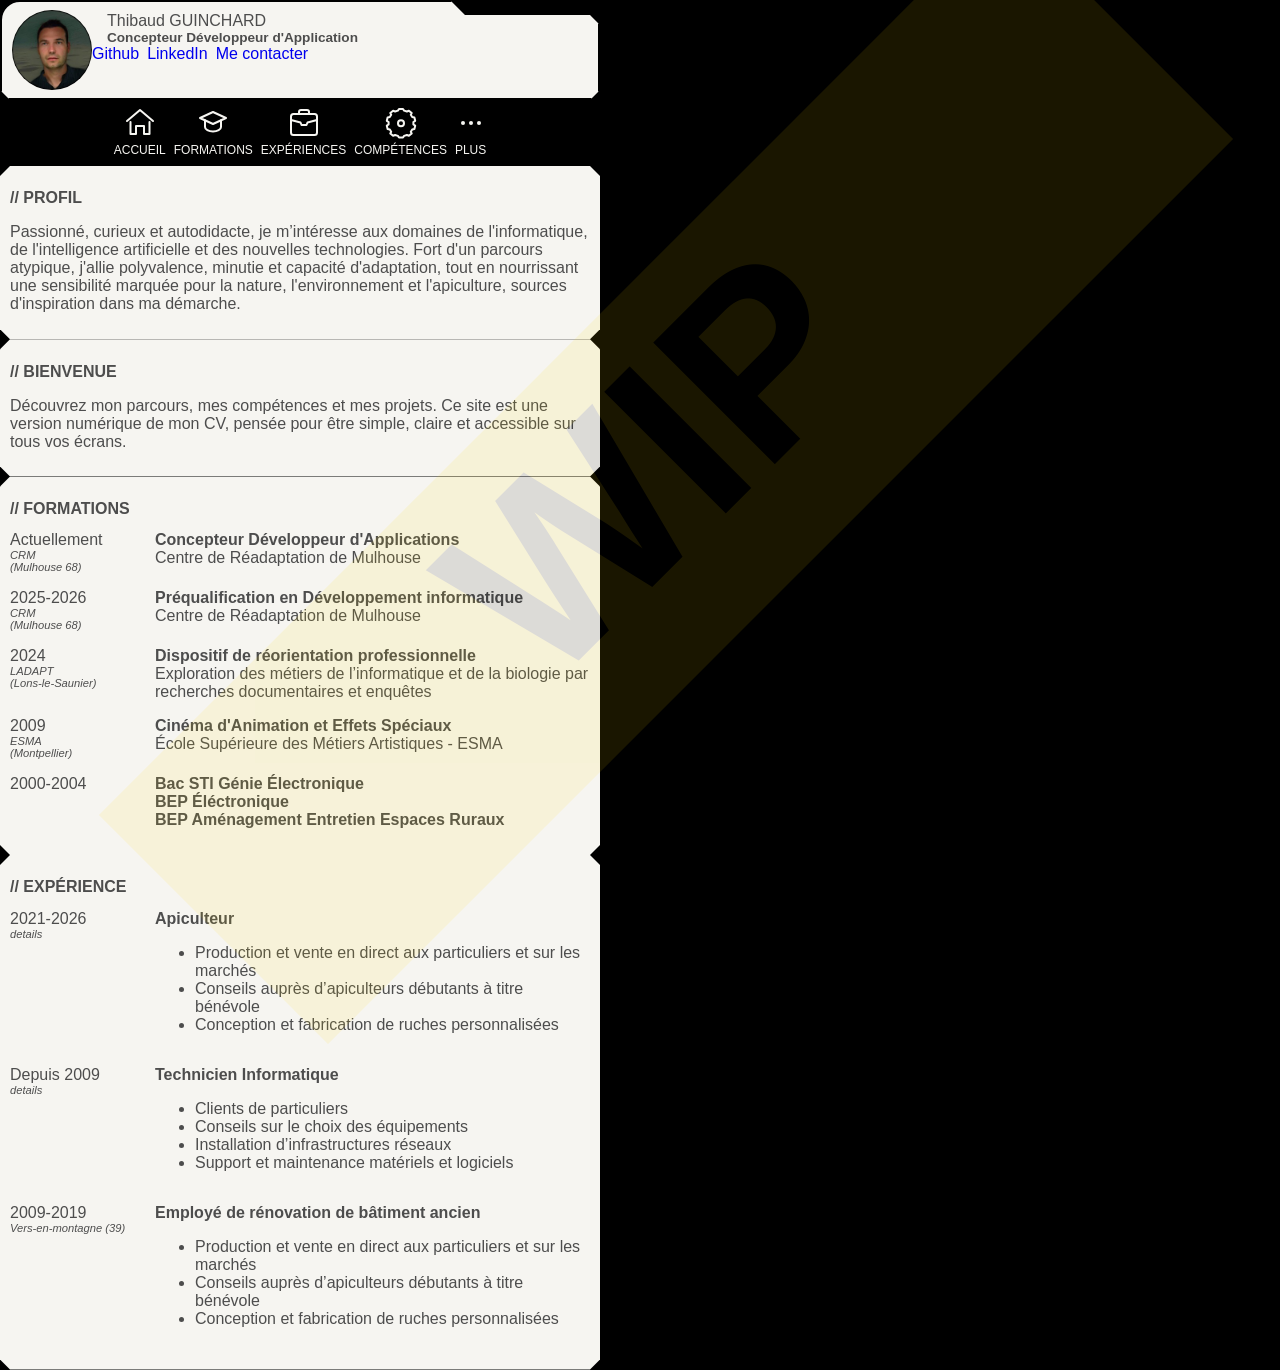
<file: docs/index.html>
<!DOCTYPE html>
<html lang="en">

<head>
    <meta charset="UTF-8">
    <meta name="viewport" content="width=device-width, initial-scale=1.0">
    <title>CV</title>
    <link rel="stylesheet" href="assets/css/z2.css">
    <link rel="shortcut icon" href="./assets/img/fi_placeholder.ico" type="image/x-icon">
    <script src="assets/js/z-index.js" defer></script>
</head>

<body>
    <header class="header box">
        <img class="pp" src="./assets/img/pp.jpg" alt="Photo de profil">
        <section class="name">
            Thibaud GUINCHARD
            <h1 class="r-job">Concepteur Développeur d'Application</h1>
        </section>
        <section class="contact reseaux">
            <ul class="contact__list">
                <li>
                    <a href="#" class="github-btn  btn">Github</a>
                </li>
                <li>
                    <a href="#" class="linkedin-btn btn">LinkedIn</a>
                </li>
                <li>
                    <a href="#"  class="contact-btn btn">Me contacter</a>
                </li>
            </ul>
        </section>
    </header>
    <nav class="nav box">
        <ul class="nav__ul">
            <li>
                <a href="#" class="menu home-btn">ACCUEIL</a>
            </li>
            <li>
                <a class="menu formations-btn" href="#">FORMATIONS</a>
            </li>
            <li>
                <a class="menu exp-btn" href="#">EXPÉRIENCES</a>
            </li>
            <li>
                <a class="menu comp-btn" href="#">COMPÉTENCES</a>
            </li>
            <li>
                <a class="menu plus-btn" href="#">PLUS</a>
            </li>
        </ul>
    </nav>
    <section class="profil box">
        <h2 class="cat-title">// PROFIL</h2>
        <p>Passionné, curieux et autodidacte, je m’intéresse aux domaines de l'informatique,
        de l'intelligence artificielle et des nouvelles technologies. Fort d'un parcours
        atypique, j'allie polyvalence, minutie et capacité d'adaptation, tout en
        nourrissant une sensibilité marquée pour la nature, l'environnement et
        l'apiculture, sources d'inspiration dans ma démarche.
        </p>
    </section>
    <main class="main">
        <section class="home box">
            <h2 class="cat-title">// BIENVENUE</h2>
            <p>Découvrez mon parcours, mes compétences
            et mes projets. Ce site est une version numérique
            de mon CV, pensée pour être simple, claire
            et accessible sur tous vos écrans.</p>
        </section>
        <section class="formations box">
                <h2 class="cat-title">// FORMATIONS</h2>
            <article class="article">
                <aside class="dates" >Actuellement</aside>
                <h3 class="job" >Concepteur Développeur d'Applications</h3>
                <aside class="plus">CRM<br>(Mulhouse 68)</aside>
                <p>Centre de Réadaptation de Mulhouse</p>
            </article>
            <article class="article">
                <aside class="dates" >2025-2026</aside>
                <h3 class="job" >Préqualification en Développement informatique</h3>
                <aside class="plus">CRM<br>(Mulhouse 68)</aside>
                <p>Centre de Réadaptation de Mulhouse</p>
            </article>
            <article class="article">
                <aside class="dates" >2024</aside>
                <h3 class="job" >Dispositif de réorientation professionnelle</h3>
                <aside class="plus">LADAPT<br>(Lons-le-Saunier)</aside>
                <P>Exploration des métiers de l’informatique et de la biologie
	            par recherches documentaires et enquêtes
                </p>
            </article>
            <article class="article">
                <aside class="dates" >2009</aside>
                <h3 class="job" >Cinéma d'Animation et Effets Spéciaux</h3>
                <aside class="plus">ESMA<br>(Montpellier)</aside>
                <P>École Supérieure des Métiers Artistiques - ESMA
                </p>
            </article>
            <article class="article">
                <aside class="dates" >2000-2004</aside>
                <h3 class="job" >
                    Bac STI Génie Électronique
                    <br>BEP Éléctronique
                    <br>BEP Aménagement Entretien Espaces Ruraux
                </h3>
            </article>
            </section>
        <section class="exp box">
            <h2 class="cat-title">// EXPÉRIENCE</h2>
            <article class="article">
                <aside class="dates" >2021-2026</aside>
                <h3 class="job" >Apiculteur</h3>
                <aside class="plus">details</aside>
                <ul class="details">
                    <li>Production et vente en direct aux particuliers et sur les marchés</li>
                    <li>Conseils auprès d’apiculteurs débutants à titre bénévole</li>
                    <li>Conception et fabrication de ruches personnalisées</li>
                </ul>
            </article>
            <article class="article">
                <aside class="dates" >Depuis 2009</aside>
                <h3 class="job" >Technicien Informatique</h3>
                <aside class="plus">details</aside>
                <ul class="details">
                    <li>Clients de particuliers</li>
                    <li>Conseils sur le choix des équipements </li>
                    <li>Installation d’infrastructures réseaux</li>
                    <li>Support et maintenance matériels et logiciels </li>
                </ul>
            </article>
            <article class="article">
                <aside class="dates" >2009-2019</aside>
                <h3 class="job" >Employé de rénovation de bâtiment ancien</h3>
                <aside class="plus">Vers-en-montagne (39)</aside>
                <ul class="details">
                    <li>Production et vente en direct aux particuliers et sur les marchés</li>
                    <li>Conseils auprès d’apiculteurs débutants à titre bénévole</li>
                    <li>Conception et fabrication de ruches personnalisées</li>
                </ul>
            </section>
        </article>
    </main>
</body>

</html>
</file>
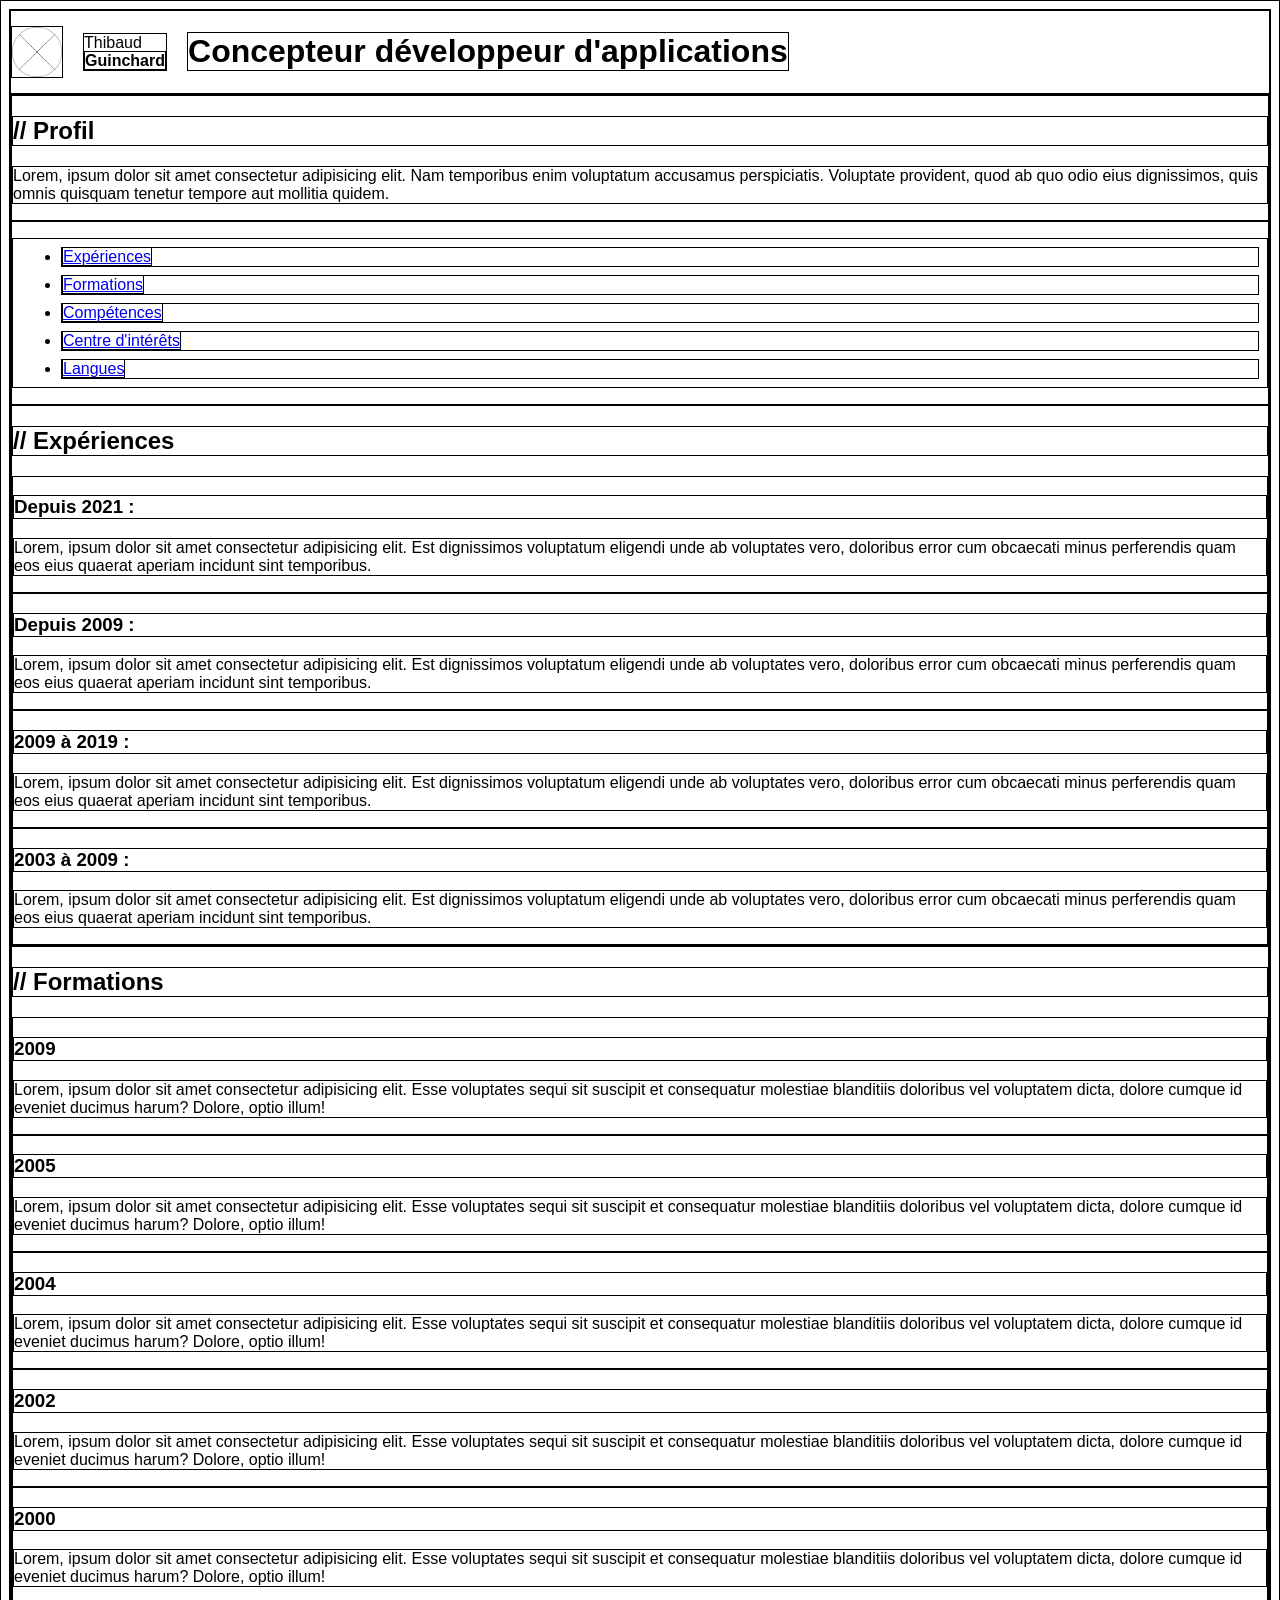
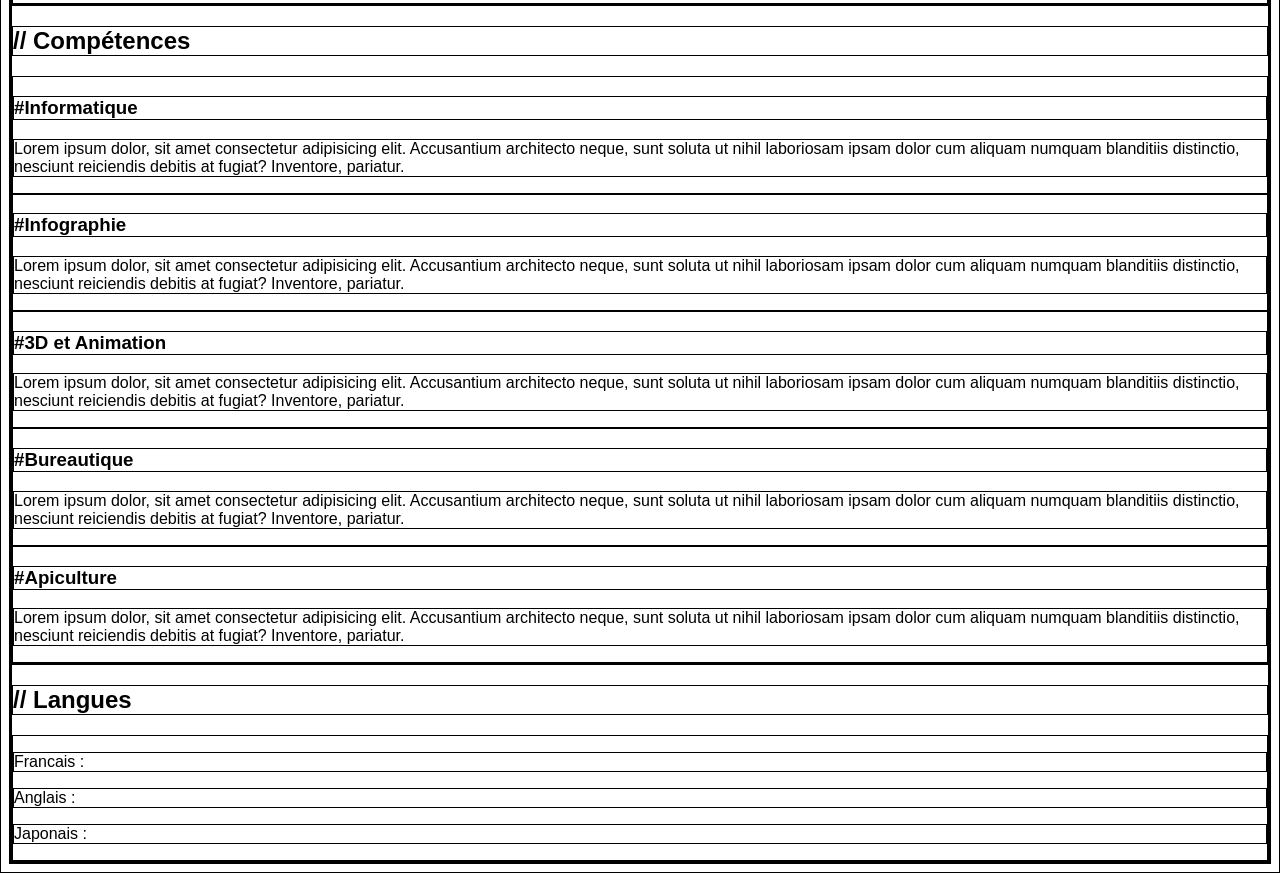
<file: docs/cv/index.html>
<!DOCTYPE html>
<html lang="fr">
<head>
    <meta charset="UTF-8">
    <meta name="viewport" content="width=device-width, initial-scale=1.0">
    <meta name="description" content="Curriculum Vitae de Thibaud Guinchard">
    <title>CV</title>
    <link rel="shortcut icon" href="assets/img/fi_placeholder.ico" type="image/x-icon">
    <link rel="stylesheet" href="assets/css/style.css">
</head>
<body>
    <header class="header">
        <h1>Concepteur développeur d'applications</h1>
        <span class="header__span">Thibaud<br><strong>Guinchard</strong></span>
        <img id="pp" src="assets/img/pf_placeholder.png" alt="Photo de profil" width="50px" height="50px">        
    </header>
    <main>
        <article>
            <h2>// Profil</h2>
            <p>Lorem, ipsum dolor sit amet consectetur adipisicing elit. Nam temporibus enim voluptatum accusamus perspiciatis. Voluptate provident, quod ab quo odio eius dignissimos, quis omnis quisquam tenetur tempore aut mollitia quidem.</p>
        </article>
        <nav>
            <ul>
                <li><a href="#">Expériences</a></li>
                <li><a href="#">Formations</a></li>
                <li><a href="#">Compétences</a></li>
                <li><a href="#">Centre d'intérêts</a></li>
                <li><a href="#">Langues</a></li>
            </ul>
        </nav>
        <section>
            <h2>// Expériences</h2>
                <article>
                    <h3>Depuis 2021 :</h3>
                    <p>Lorem, ipsum dolor sit amet consectetur adipisicing elit. Est dignissimos voluptatum eligendi unde ab voluptates vero, doloribus error cum obcaecati minus perferendis quam eos eius quaerat aperiam incidunt sint temporibus.</p>
                </article>
                <article>
                    <h3>Depuis 2009 :</h3>
                    <p>Lorem, ipsum dolor sit amet consectetur adipisicing elit. Est dignissimos voluptatum eligendi unde ab voluptates vero, doloribus error cum obcaecati minus perferendis quam eos eius quaerat aperiam incidunt sint temporibus.</p>
                </article>
                <article>
                    <h3>2009 à 2019 :</h3>
                    <p>Lorem, ipsum dolor sit amet consectetur adipisicing elit. Est dignissimos voluptatum eligendi unde ab voluptates vero, doloribus error cum obcaecati minus perferendis quam eos eius quaerat aperiam incidunt sint temporibus.</p>
                </article>
                <article>
                    <h3>2003 à 2009 :</h3>
                    <p>Lorem, ipsum dolor sit amet consectetur adipisicing elit. Est dignissimos voluptatum eligendi unde ab voluptates vero, doloribus error cum obcaecati minus perferendis quam eos eius quaerat aperiam incidunt sint temporibus.</p>
                </article>
        </section>
        <section>
            <h2>// Formations</h2>
            <article>
                <h3>2009</h3>
                <p>Lorem, ipsum dolor sit amet consectetur adipisicing elit. Esse voluptates sequi sit suscipit et consequatur molestiae blanditiis doloribus vel voluptatem dicta, dolore cumque id eveniet ducimus harum? Dolore, optio illum!</p>
            </article>
            <article>
                <h3>2005</h3>
                <p>Lorem, ipsum dolor sit amet consectetur adipisicing elit. Esse voluptates sequi sit suscipit et consequatur molestiae blanditiis doloribus vel voluptatem dicta, dolore cumque id eveniet ducimus harum? Dolore, optio illum!</p>
            </article>
            <article>
                <h3>2004</h3>
                <p>Lorem, ipsum dolor sit amet consectetur adipisicing elit. Esse voluptates sequi sit suscipit et consequatur molestiae blanditiis doloribus vel voluptatem dicta, dolore cumque id eveniet ducimus harum? Dolore, optio illum!</p>
            </article>
            <article>
                <h3>2002</h3>
                <p>Lorem, ipsum dolor sit amet consectetur adipisicing elit. Esse voluptates sequi sit suscipit et consequatur molestiae blanditiis doloribus vel voluptatem dicta, dolore cumque id eveniet ducimus harum? Dolore, optio illum!</p>
            </article>
            <article>
                <h3>2000</h3>
                <p>Lorem, ipsum dolor sit amet consectetur adipisicing elit. Esse voluptates sequi sit suscipit et consequatur molestiae blanditiis doloribus vel voluptatem dicta, dolore cumque id eveniet ducimus harum? Dolore, optio illum!</p>
            </article>
        </section>
        <section>
            <h2>// Compétences</h2>
            <article>
                <h3>#Informatique</h3>
                <p>Lorem ipsum dolor, sit amet consectetur adipisicing elit. Accusantium architecto neque, sunt soluta ut nihil laboriosam ipsam dolor cum aliquam numquam blanditiis distinctio, nesciunt reiciendis debitis at fugiat? Inventore, pariatur.</p>
            </article>
            <article>
                <h3>#Infographie</h3>
                <p>Lorem ipsum dolor, sit amet consectetur adipisicing elit. Accusantium architecto neque, sunt soluta ut nihil laboriosam ipsam dolor cum aliquam numquam blanditiis distinctio, nesciunt reiciendis debitis at fugiat? Inventore, pariatur.</p>
            </article>
            <article>
                <h3>#3D et Animation</h3>
                <p>Lorem ipsum dolor, sit amet consectetur adipisicing elit. Accusantium architecto neque, sunt soluta ut nihil laboriosam ipsam dolor cum aliquam numquam blanditiis distinctio, nesciunt reiciendis debitis at fugiat? Inventore, pariatur.</p>
            </article>
            <article>
                <h3>#Bureautique</h3>
                <p>Lorem ipsum dolor, sit amet consectetur adipisicing elit. Accusantium architecto neque, sunt soluta ut nihil laboriosam ipsam dolor cum aliquam numquam blanditiis distinctio, nesciunt reiciendis debitis at fugiat? Inventore, pariatur.</p>
            </article>
            <article>
                <h3>#Apiculture</h3>
                <p>Lorem ipsum dolor, sit amet consectetur adipisicing elit. Accusantium architecto neque, sunt soluta ut nihil laboriosam ipsam dolor cum aliquam numquam blanditiis distinctio, nesciunt reiciendis debitis at fugiat? Inventore, pariatur.</p>
            </article>
        </section>
        <section>
            <h2>// Langues</h2>
            <article>
                <p>Francais :</p>
                <p>Anglais :</p>
                <p>Japonais :</p> 
            </article>
        </section>
    </main>
</body>
</html>
</file>
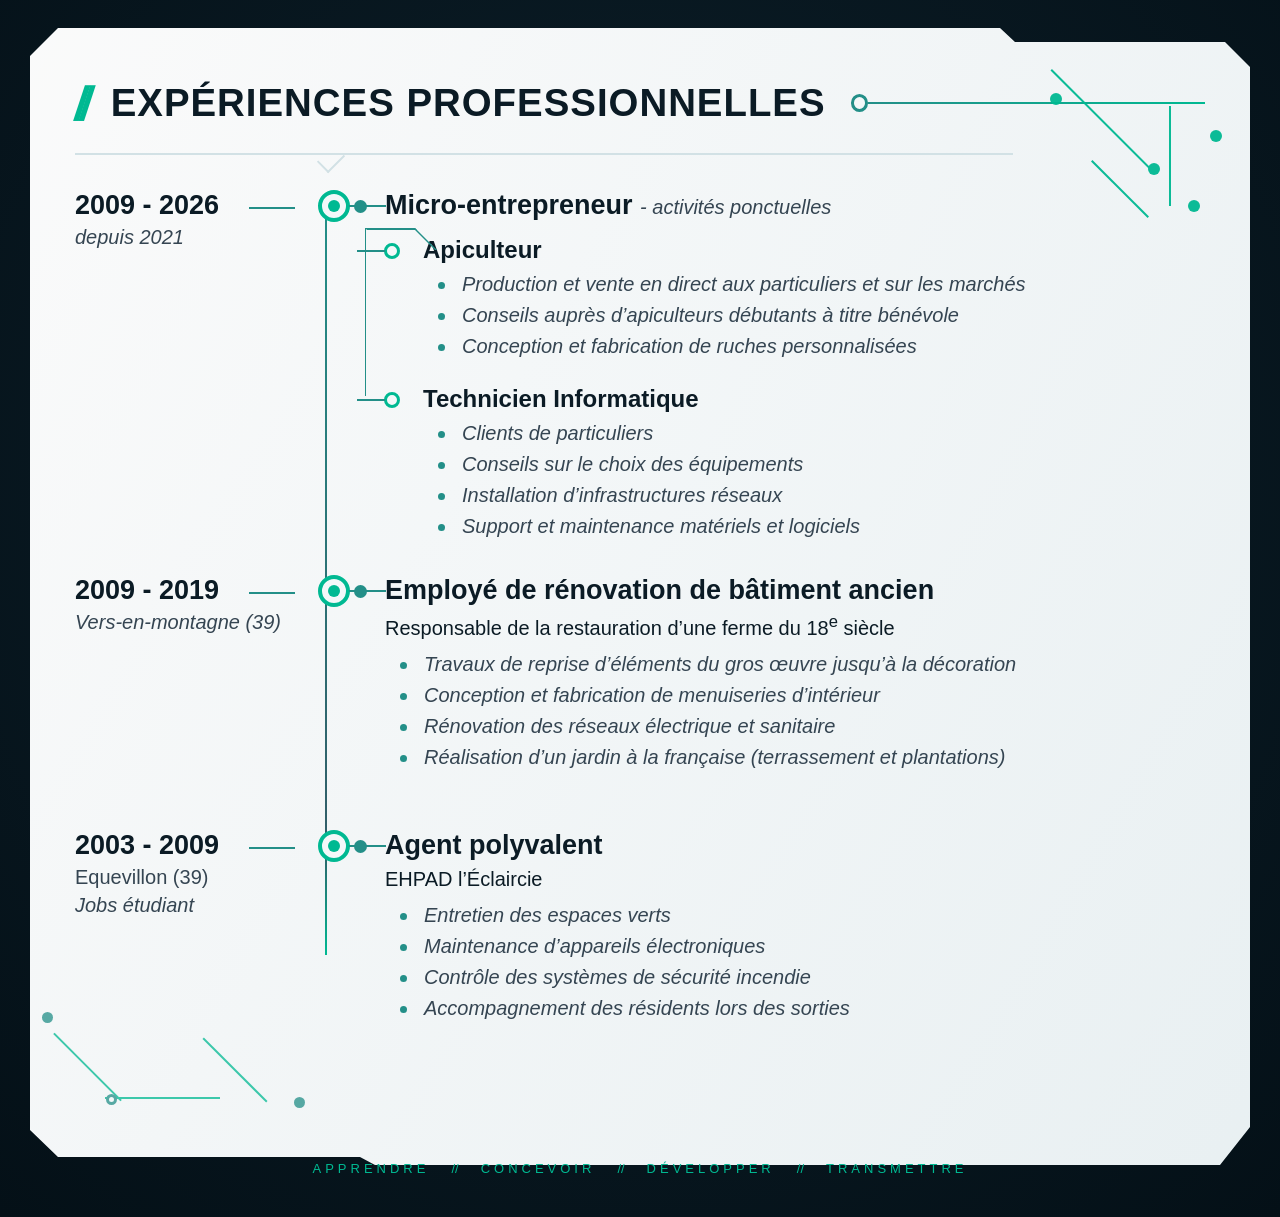
<file: docs/exp.html>
<!DOCTYPE html>
<html lang="fr">
<head>
    <meta charset="UTF-8">
    <meta name="viewport" content="width=device-width, initial-scale=1.0">
    <title>Expériences professionnelles</title>
    <link rel="stylesheet" href="./assets/css/exp.css">
</head>

<body>

<main class="cv-panel">

    <!-- Décor circuits supérieur -->
    <div class="circuit circuit-top" aria-hidden="true">
        <span class="c-line c1"></span>
        <span class="c-line c2"></span>
        <span class="c-line c3"></span>
        <span class="c-dot d1"></span>
        <span class="c-dot d2"></span>
        <span class="c-dot d3"></span>
        <span class="c-dot d4"></span>
    </div>

    <header class="section-header">
        <span class="slashes">//</span>

        <h1>Expériences professionnelles</h1>

        <div class="header-tech" aria-hidden="true">
            <span class="header-node"></span>
            <span class="header-line"></span>
        </div>
    </header>

    <div class="header-separator"></div>

    <section class="timeline">

        <!-- 2009 - 2026 -->
        <article class="experience">

            <div class="date">
                <strong>2009 - 2026</strong>
                <em>depuis 2021</em>
            </div>

            <div class="timeline-marker">
                <span class="marker-ring"></span>
            </div>

            <div class="content">

                <div class="job-heading">
                    <span class="heading-dot"></span>
                    <h2>
                        Micro-entrepreneur
                        <small>- activités ponctuelles</small>
                    </h2>
                </div>

                <div class="subjobs">

                    <section class="subjob">
                        <span class="subjob-node"></span>

                        <h3>Apiculteur</h3>

                        <ul>
                            <li>Production et vente en direct aux particuliers et sur les marchés</li>
                            <li>Conseils auprès d’apiculteurs débutants à titre bénévole</li>
                            <li>Conception et fabrication de ruches personnalisées</li>
                        </ul>
                    </section>

                    <section class="subjob">
                        <span class="subjob-node"></span>

                        <h3>Technicien Informatique</h3>

                        <ul>
                            <li>Clients de particuliers</li>
                            <li>Conseils sur le choix des équipements</li>
                            <li>Installation d’infrastructures réseaux</li>
                            <li>Support et maintenance matériels et logiciels</li>
                        </ul>
                    </section>

                </div>

            </div>
        </article>


        <!-- 2009 - 2019 -->
        <article class="experience">

            <div class="date">
                <strong>2009 - 2019</strong>
                <em>Vers-en-montagne (39)</em>
            </div>

            <div class="timeline-marker">
                <span class="marker-ring"></span>
            </div>

            <div class="content">

                <div class="job-heading">
                    <span class="heading-dot"></span>
                    <h2>Employé de rénovation de bâtiment ancien</h2>
                </div>

                <p class="description">
                    Responsable de la restauration d’une ferme du 18<sup>e</sup> siècle
                </p>

                <ul>
                    <li>Travaux de reprise d’éléments du gros œuvre jusqu’à la décoration</li>
                    <li>Conception et fabrication de menuiseries d’intérieur</li>
                    <li>Rénovation des réseaux électrique et sanitaire</li>
                    <li>Réalisation d’un jardin à la française (terrassement et plantations)</li>
                </ul>

            </div>
        </article>


        <!-- 2003 - 2009 -->
        <article class="experience">

            <div class="date">
                <strong>2003 - 2009</strong>
                <span>Equevillon (39)</span>
                <em>Jobs étudiant</em>
            </div>

            <div class="timeline-marker">
                <span class="marker-ring"></span>
            </div>

            <div class="content">

                <div class="job-heading">
                    <span class="heading-dot"></span>
                    <h2>Agent polyvalent</h2>
                </div>

                <p class="description">EHPAD l’Éclaircie</p>

                <ul>
                    <li>Entretien des espaces verts</li>
                    <li>Maintenance d’appareils électroniques</li>
                    <li>Contrôle des systèmes de sécurité incendie</li>
                    <li>Accompagnement des résidents lors des sorties</li>
                </ul>

            </div>
        </article>

    </section>


    <!-- Décor inférieur -->
    <div class="circuit circuit-bottom" aria-hidden="true">
        <span class="bottom-line b1"></span>
        <span class="bottom-line b2"></span>
        <span class="bottom-line b3"></span>
        <span class="bottom-dot bd1"></span>
        <span class="bottom-dot bd2"></span>
        <span class="bottom-dot bd3"></span>
    </div>

</main>


<footer class="cv-footer">
    <span>Apprendre</span>
    <b>//</b>
    <span>Concevoir</span>
    <b>//</b>
    <span>Développer</span>
    <b>//</b>
    <span>Transmettre</span>
</footer>

</body>
</html>
</file>
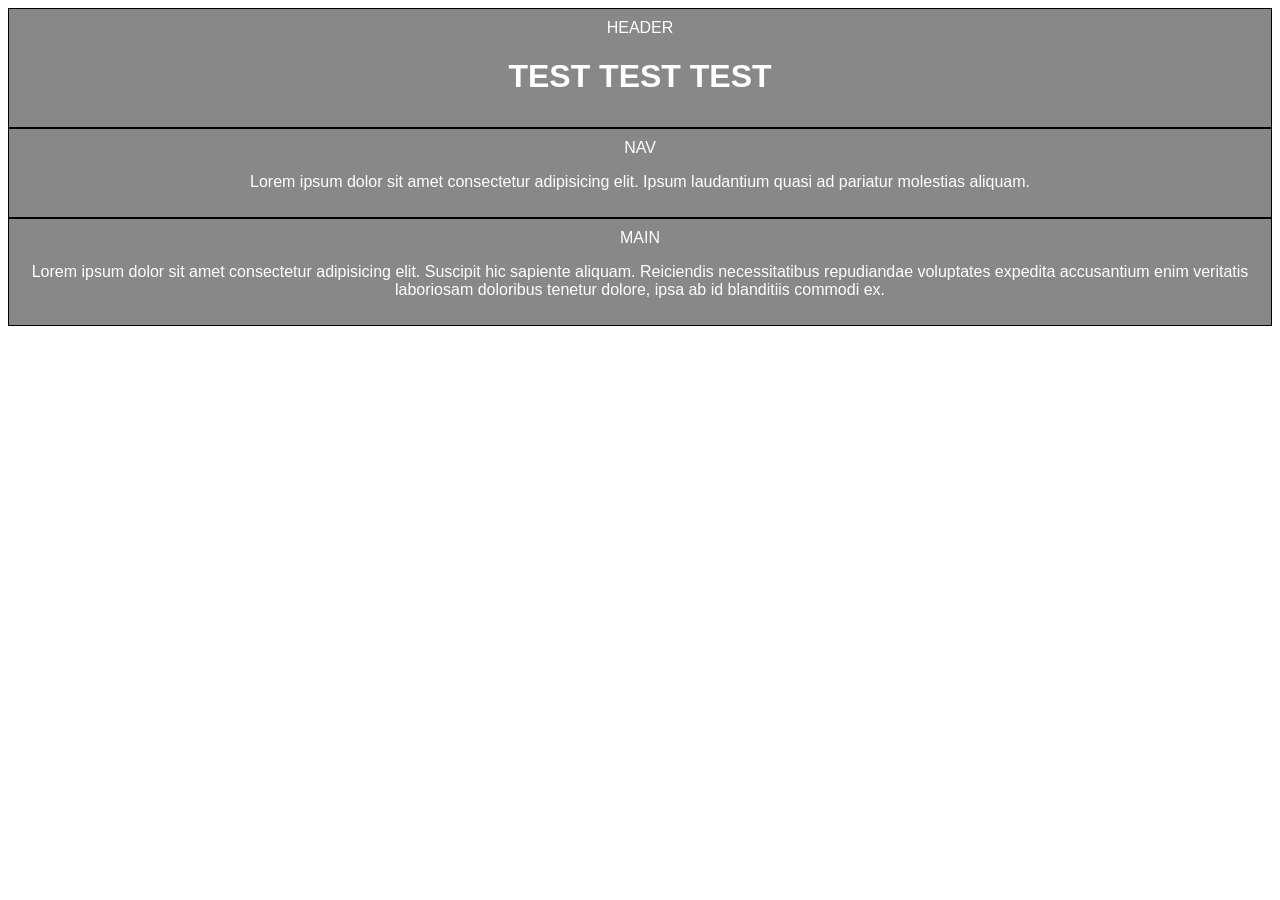
<file: docs/index3.html>
<!DOCTYPE html>
<html lang="en">
<head>
    <meta charset="UTF-8">
    <meta name="viewport" content="width=device-width, initial-scale=1.0">
    <title>CV</title>
    <link rel="stylesheet" href="assets/css/ph.css">
    <link rel="shortcut icon" href="./assets/img/fi_placeholder.ico" type="image/x-icon">
    <script src="assets/js/script.js" defer></script>
</head>
<body>
    <header class="header box">
        HEADER
        <h1>TEST TEST TEST</h1>
    </header>
        <nav class="nav box">
            <div class="nav-content">
                <div class="nav-inner">
                NAV
                <p>Lorem ipsum dolor sit amet consectetur adipisicing elit. Ipsum laudantium quasi ad pariatur molestias aliquam.</p>
                </div>
            </div>
        </nav>
    <main class="main box">
        MAIN
        <p>Lorem ipsum dolor sit amet consectetur adipisicing elit. Suscipit hic sapiente aliquam. Reiciendis necessitatibus repudiandae voluptates expedita accusantium enim veritatis laboriosam doloribus tenetur dolore, ipsa ab id blanditiis commodi ex.</p>
    </main>
</body>
</html>
</file>
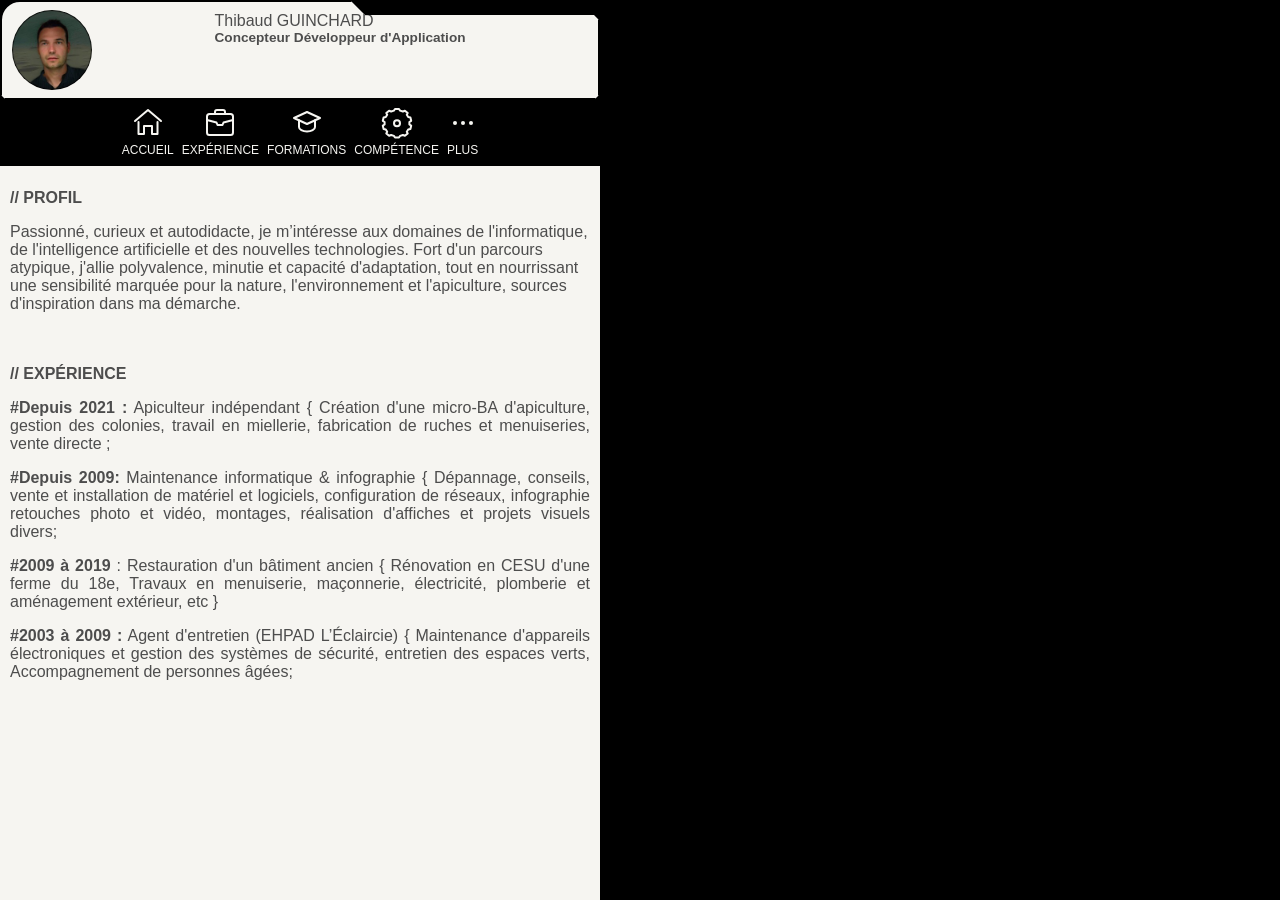
<file: docs/cv/z-index.html>
<!DOCTYPE html>
<html lang="en">

<head>
    <meta charset="UTF-8">
    <meta name="viewport" content="width=device-width, initial-scale=1.0">
    <title>CV</title>
    <link rel="stylesheet" href="assets/css/z2.css">
    <link rel="shortcut icon" href="./assets/img/fi_placeholder.ico" type="image/x-icon">
    <script src="assets/js/z-index.js" defer></script>
</head>

<body>
    <header class="header box">
        <img class="pp" src="./assets/img/pp.jpg" alt="Photo de profil">
        Thibaud GUINCHARD
        <h1 class="job">Concepteur Développeur d'Application</h1>
    </header>
    <nav class="nav box">
        <ul class="nav__ul">
            <li>
                <a href="#" class="menu home">ACCUEIL</a>
            </li>
            <li>
                <a class="menu exp" href="#">EXPÉRIENCE</a>
            </li>
            <li>
                <a class="menu formations" href="#">FORMATIONS</a>
            </li>
            <li>
                <a class="menu comp" href="#">COMPÉTENCE</a>
            </li>
            <li>
                <a class="menu plus" href="#">PLUS</a>
            </li>
        </ul>
    </nav>
    <section class="profil box">
        <h2>// PROFIL</h2>
        <p>Passionné, curieux et autodidacte, je m’intéresse aux domaines de l'informatique,
        de l'intelligence artificielle et des nouvelles technologies. Fort d'un parcours
        atypique, j'allie polyvalence, minutie et capacité d'adaptation, tout en
        nourrissant une sensibilité marquée pour la nature, l'environnement et
        l'apiculture, sources d'inspiration dans ma démarche.
        </p>
    </section>
    <main class="main box">
        <h3>// EXPÉRIENCE</h3>
        <p><b>#Depuis 2021 :</b> Apiculteur indépendant
        {
        Création d'une micro-BA d'apiculture, gestion des
        colonies, travail en miellerie, fabrication de ruches
        et menuiseries, vente directe ;</p>
        <p><b>#Depuis 2009:</b> Maintenance informatique & infographie
        {
        Dépannage, conseils, vente et installation de matériel
        et logiciels, configuration de réseaux, infographie
        retouches photo et vidéo, montages, réalisation
        d'affiches et projets visuels divers;</p>
        <p><b>#2009 à 2019</b> : Restauration d'un bâtiment ancien
        {
        Rénovation en CESU d'une ferme du 18e, Travaux en
        menuiserie, maçonnerie, électricité, plomberie et
        aménagement extérieur, etc
        }</p>
        <p><b>#2003 à 2009 :</b> Agent d'entretien (EHPAD L’Éclaircie)
        {
        Maintenance d'appareils électroniques et gestion des
        systèmes de sécurité, entretien des espaces verts,
        Accompagnement de personnes âgées;
        </p>
    </main>
</body>

</html>
</file>
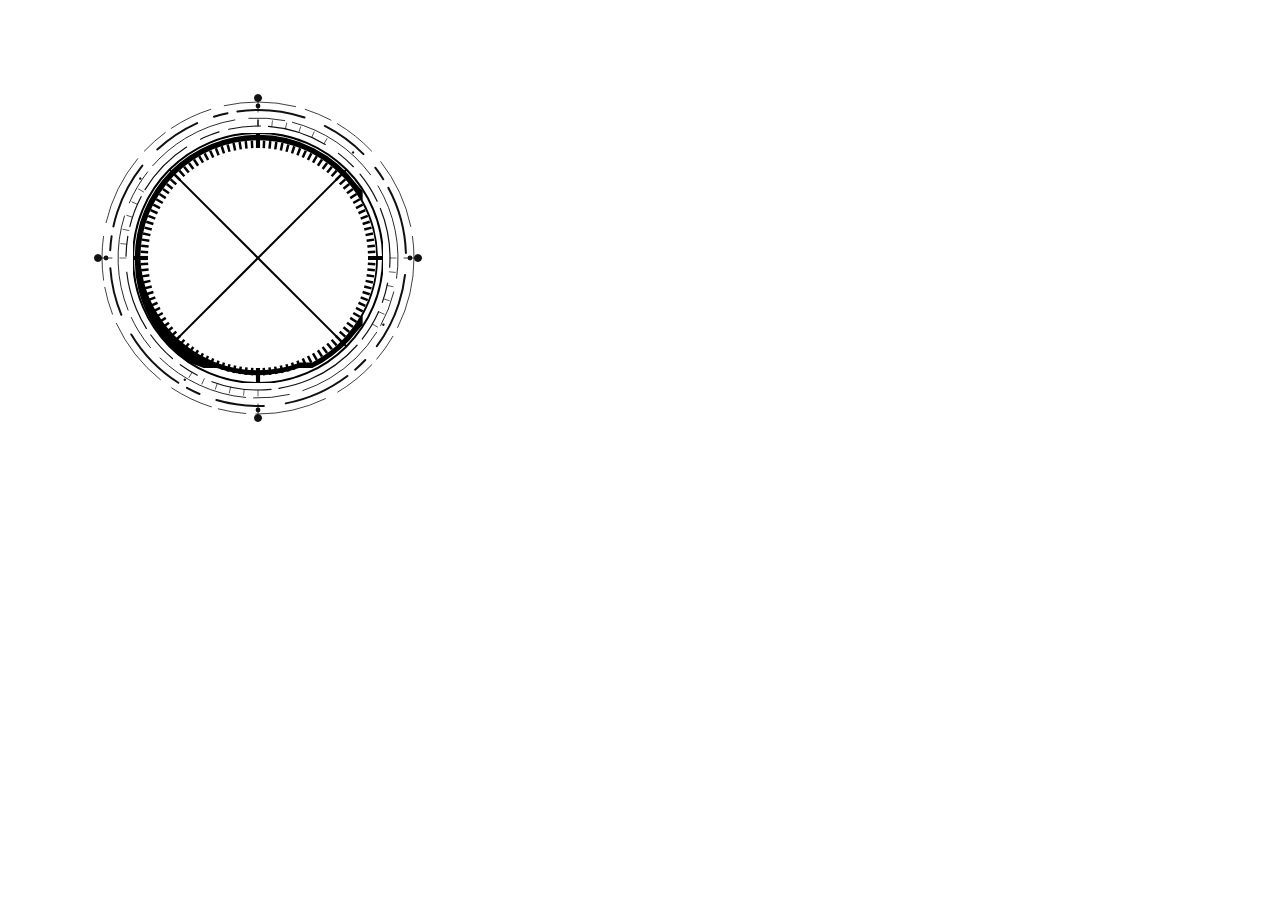
<file: docs/tests/hud_test.html>
<!DOCTYPE html>
<html lang="fr">
<head>
    <meta charset="UTF-8">
    <meta name="viewport" content="width=device-width, initial-scale=1.0">
    <meta name="description" content="Page de test pour le hud SVG de la PP">
    <title>test du HUD</title>
    <link rel="stylesheet" href="../assets/css/hud.css">
    <link rel="shortcut icon" href="../assets/img/fi_placeholder.ico" type="image/x-icon">
</head>
<body>
    <main>
        <article class="profile-hud">
            <img class="pp" src="../assets/img/svg/pp_placeholder.svg" alt="Photo de profil">
            <img class="hud focal" src="../assets/img/svg/focal.svg" alt="focal">
            <img class="hud hud-1" src="../assets/img/svg/hud_layer1.svg" alt="Layer 1 du hud">
            <img class="hud base" src="../assets/img/svg/base_hud.svg" alt="Base du HUD">
        </article>
    </main>
</body>
</html>
</file>
<file: docs/assets/css/z2.css>
:root {
    /* colors */
    --bg-global: #000;
    --txt-color: #FFF;
    --bg-box: #f6f5f1;
    --txt-box: #4d4d4d;
    --theme-color: #00f8a5;
    --nav-trans-time: 0.15s;
    --angles: 10px;
}

* {
    box-sizing: border-box;
    /* border: 1px solid black; */
}

.box {
    background-color: var(--bg-box);
    color: var(--txt-box);

    /* text-align: center; */
    font-family: Verdana, Geneva, Tahoma, sans-serif;
    /* border-bottom: 5px solid white;
    border-top: 0; */
    /* border-radius: 15px; */

    padding: 10px;
}

.header::after {
    content: "";
    background-color: var(--bg-global);
    top: 0;
    left: 0;
    position: relative;
    width: 100%;
    z-index: 0;
}

.header {
    display: flex;
    flex-direction: column;
    flex-wrap: wrap;
    align-items: start;
    justify-content: center;

    max-height: 100px;
    max-width: 100%;

    z-index: 2;
    position: relative;

    border: 2px solid black;
    border-top-left-radius: 20px;
    clip-path: polygon(
            0 0,                                                            /* A */
            calc(100% - 150px) 0,                                           /* B */
            calc(100% - (145px - var(--angles))) calc(var(--angles) + 5px), /* C */
            calc(100% - var(--angles)) calc(var(--angles) + 5px),           /* D */
            100% calc(2 * var(--angles) + 5px),                             /* E */
            100% calc(100% - var(--angles)),                                /* F */
            calc(100% - var(--angles)) 100%,                                /* G */
            var(--angles) 100%,                                             /* H */
            0 calc(100% - var(--angles))                                    /* I */
        );
    
    /* .contact {
        display: flex;
        margin-top: 1rem;
        padding-left: 30px;

        width: 100vw;
        gap: 10px;
        
    } */

    /* button {
        display: inline-block;
    } */


    .pp {
        width: 80px;
        height: auto;
        border-radius: 50%;
    }

    .name {
        padding-left: 15px;
    }
    .r-job {
        font-size: 0.85rem;
        margin: 0px;
    }

    .contact__list {
        display: flex;
        gap: 8px;

        margin: 0;
        padding: 0;
        
        list-style: none;
        .btn {
            display: block;
            text-decoration: none;
        }
    }
}

body {
    display: flex;
    flex-direction: column;
    justify-self: center;

    background-color: var(--bg-global);

    min-height: 100vh;
    min-width: 410px;
    max-width: 600px;

    margin: 0;
    /* gap: 5px; */
}

.nav {
    background-color: var(--bg-global);
    color: var(--bg-box);
    display: flex;
    position: relative;
    z-index: 2;

    clip-path: polygon(6px 0,
            calc(100% - 6px) 0,
            100% 6px,
            100% 100%,
            0 100%,
            0 6px);

    padding: 0;

    .nav__ul {
        display: flex;
        justify-content: center;

        list-style: none;

        margin: 40px auto 8px;
        padding: 0;
        /* gap: calc(6px + 2vw); */
        gap: 8px;

        li {
            position: relative;
        }

        li::after {
            /*-------------------*/
            /* Barres lumineuses */
            /*-------------------*/
            content: "";
            position: absolute;

            left: 50%;

            width: 0;
            height: 2px;

            transform: translateX(-50%);
            bottom: -8px;

            background: var(--theme-color);

            box-shadow:
                0 0 5px var(--theme-color),
                0 0 12px var(--theme-color),
                0 0 20px var(--theme-color);

            transition: width var(--nav-trans-time) ease;
        }

        li:hover::after {
            width: 100%;
        }

        .menu {
            color: currentColor;

            text-decoration: none;
            position: relative;

            font-size: 0.75rem;

            margin: 0;
            padding-top: 36px;

            transition:
                color var(--nav-trans-time) ease,
                text-shadow var(--nav-trans-time) ease;
        }
    }

    /* --------------------------------- */
    /* Élément virtuel réservé à l'icône */
    /* --------------------------------- */
    .menu::before {
        background-color: currentColor;

        content: "";
        position: absolute;
        top: 0;
        left: 50%;

        width: 32px;
        height: 32px;

        mask-repeat: no-repeat;
        mask-position: center;
        mask-size: contain;

        transform: translateX(-50%);
    }

    /*----------------------------------*/
    /* Halo lumineux derrière le bouton */
    /*----------------------------------*/
    .menu::after {
        content: "";
        position: absolute;

        left: 50%;
        bottom: -8px;

        width: 120%;
        height: 55px;

        transform: translateX(-50%);

        background: radial-gradient(ellipse at bottom,
                rgb(0 248 165 / 0.35) 0%,
                rgb(0 248 165 / 0.15) 35%,
                transparent 70%);

        opacity: 0;
        pointer-events: none;

        transition: opacity 0.25s ease;
    }

    .menu:hover {
        color: var(--theme-color);
        text-shadow: 0 0 8px rgb(0, 248, 165 / 0.6);
    }

    .menu:hover::after {
        opacity: 1;
    }

    /* ---------------------- */
    /* Éléments de navigation */
    /* ---------------------- */

    .home-btn::before {
        mask-image: url("../img/svg/nav/home.svg");
    }

    .exp-btn::before {
        mask-image: url("../img/svg/nav/exp.svg");
    }

    .formations-btn::before {
        mask-image: url(../img/svg/nav/form.svg);
    }

    .comp-btn::before {
        mask-image: url(../img/svg/nav/comp.svg);
    }

    .plus-btn::before {
        mask-image: url(../img/svg/nav/div.svg);
    }
}

.profil,
.home,
.formations,
.exp {
        clip-path: polygon(
            0% var(--angles),                /*A*/
            var(--angles) 0%,                /*B*/
            calc(100% - var(--angles)) 0%,   /*C*/
            100% var(--angles),              /*D*/
            100% calc(100% - var(--angles)), /*E*/
            calc(100% - var(--angles)) 100%, /*F*/
            var(--angles) 100%,              /*G*/
            0 calc(100% - var(--angles))     /*H*/
            );
}

.profil {
    background-color: var(--bg-box);
}

.main { 
        background-color: var(--bg-global);
}

.profil,
.main {

    position: relative;
    z-index: 1;

    height: 100%;

    transition: transform 1s ease;
}

.profil.collapsed {
    transform: translateY(-100%);
}

.cat-title{
    font-size: 1rem;
}

.main {
    flex: 1;
    transition: margin-top 1s ease;
    min-height: 100%;

    /* p {
        text-align: justify;
    } */

    .article {
        display: grid;
        grid-template-columns: 1fr 3fr;
        padding-bottom: 1rem;;

        .job {
            font-size: 1rem;
            margin: 0;
        }

        .plus {
            font-size: 0.7rem;
            font-style: italic;
        }
        
        p {
            margin: 0;
        }
    }
}


/*-----*/
/* WIP */
/*-----*/

body::after {
    /* position: relative; */
    top: 35vh;
    left: 2%;
    content: "WIP";
    font-family: Verdana, Geneva, Tahoma, sans-serif;
    font-weight: bolder;
    font-size: 250px;
    text-align: center;
    display: block;
    height: 36%;
    width: 100%;
    rotate: -45deg;
    background: rgb(255, 217, 0);
    position: absolute;
    z-index: 10;
    opacity: 0.1;
    pointer-events: none;
}




/* @media (max-width: 500px) {

    .menu {
        display: block;
        width: 7ch;
        white-space: nowrap;
        overflow: hidden;
        text-overflow: ellipsis;
    }

    .nav ul {
        margin: 8px auto 8px;
    }
} */
</file>
<file: docs/cv/assets/css/style.css>
* {
    border: 1px solid black;
}

:root {

}

body {
    font-family: Arial, Helvetica, sans-serif;
}

.header {
    display: flex;
    flex-direction: row-reverse;
    border: 1px solid black;
    align-items: center;
    justify-content: flex-end;
    gap: 20px;
}

.header__span {
    margin: 0;
}

li {
    margin: 8px;
}
</file>
<file: docs/assets/css/exp.css>
/* =========================================================
   VARIABLES
   ========================================================= */

:root {
    --bg: #07151d;
    --paper: #f3f8f9;

    --text: #0b1b25;
    --text-light: #354552;

    --accent: #00b992;
    --accent-dark: #238f88;
    --accent-light: #b9dfdf;

    --timeline-x: 250px;
}


/* =========================================================
   RESET
   ========================================================= */

* {
    box-sizing: border-box;
}

html {
    background: var(--bg);
}

body {
    margin: 0;
    min-height: 100vh;

    padding: 28px;

    background:
        radial-gradient(
            circle at 50% 40%,
            #17303a 0,
            #091922 45%,
            #041017 100%
        );

    color: var(--text);

    font-family:
        "Segoe UI",
        Arial,
        Helvetica,
        sans-serif;
}


/* =========================================================
   PANNEAU PRINCIPAL
   ========================================================= */

.cv-panel {
    position: relative;

    max-width: 1220px;
    min-height: 1040px;

    margin: auto;

    padding:
        40px
        45px
        80px;

    background:
        linear-gradient(
            120deg,
            rgba(255,255,255,.98),
            rgba(240,247,249,.97)
        );

    clip-path: polygon(
        28px 0,
        calc(100% - 250px) 0,
        calc(100% - 235px) 14px,
        calc(100% - 25px) 14px,
        100% 39px,

        100% calc(100% - 38px),
        calc(100% - 30px) 100%,

        345px 100%,
        330px calc(100% - 8px),
        28px calc(100% - 8px),
        0 calc(100% - 35px),

        0 28px
    );

    box-shadow:
        0 0 35px rgba(0, 220, 180, .15);
}


/* =========================================================
   TITRE
   ========================================================= */

.section-header {
    display: flex;
    align-items: center;
    gap: 25px;

    min-height: 70px;
}

.slashes {
    color: var(--accent);

    font-size: 48px;
    font-weight: 900;
    letter-spacing: -8px;

    transform: skew(-8deg);
}

.section-header h1 {
    margin: 0;

    font-size: clamp(30px, 3vw, 44px);
    line-height: 1;

    font-weight: 800;
    text-transform: uppercase;
    letter-spacing: 1px;

    white-space: nowrap;
}


/* liaison à droite du titre */

.header-tech {
    flex: 1;

    display: flex;
    align-items: center;

    min-width: 100px;
}

.header-node {
    width: 18px;
    height: 18px;

    border: 3px solid var(--accent-dark);
    border-radius: 50%;

    background: var(--paper);
}

.header-line {
    width: 100%;
    height: 2px;

    background:
        linear-gradient(
            90deg,
            var(--accent-dark),
            var(--accent)
        );
}


/* ligne horizontale sous le titre */

.header-separator {
    position: relative;

    width: 83%;
    height: 2px;

    margin:
        15px 0
        35px;

    background: #d2e1e5;
}

.header-separator::after {
    content: "";

    position: absolute;
    left: 26%;
    top: -1px;

    width: 22px;
    height: 14px;

    border-left: 2px solid #d2e1e5;
    border-bottom: 2px solid #d2e1e5;

    transform:
        translateY(-1px)
        rotate(-45deg);
}


/* =========================================================
   TIMELINE
   ========================================================= */

.timeline {
    position: relative;
}


/* grande ligne verticale */

.timeline::before {
    content: "";

    position: absolute;

    left: var(--timeline-x);
    top: 17px;
    bottom: 120px;

    width: 2px;

    background:
        linear-gradient(
            to bottom,
            var(--accent-dark),
            #315d68 85%,
            var(--accent)
        );
}


/* =========================================================
   EXPERIENCE
   ========================================================= */

.experience {
    position: relative;

    display: grid;

    grid-template-columns:
        215px
        70px
        1fr;

    min-height: 245px;

    margin-bottom: 10px;
}


/* =========================================================
   DATE
   ========================================================= */

.date {
    position: relative;

    padding-top: 0;
}

.date::after {
    content: "";

    position: absolute;

    right: -5px;
    top: 17px;

    width: 46px;
    height: 2px;

    background: var(--accent-dark);
}

.date strong {
    display: block;

    font-size: 27px;
    line-height: 1.15;

    font-weight: 800;
}

.date span,
.date em {
    display: block;

    margin-top: 5px;

    font-size: 20px;
    color: var(--text-light);
}

.date em {
    font-style: italic;
}


/* =========================================================
   MARQUEURS TIMELINE
   ========================================================= */

.timeline-marker {
    position: relative;
}

.marker-ring {
    position: absolute;

    left: 28px;
    top: 0;

    width: 32px;
    height: 32px;

    border: 4px solid var(--accent);
    border-radius: 50%;

    background: var(--paper);

    box-shadow:
        inset 0 0 0 5px var(--paper);
}

.marker-ring::after {
    content: "";

    position: absolute;

    inset: 6px;

    border-radius: 50%;

    background: var(--accent);
}


/* ligne vers le contenu */

.timeline-marker::after {
    content: "";

    position: absolute;

    left: 59px;
    top: 15px;

    width: 37px;
    height: 2px;

    background: var(--accent-dark);
}


/* =========================================================
   CONTENU
   ========================================================= */

.content {
    padding-left: 25px;
}

.job-heading {
    position: relative;

    display: flex;
    align-items: center;

    min-height: 32px;
}

.heading-dot {
    position: absolute;

    left: -31px;

    width: 13px;
    height: 13px;

    border-radius: 50%;

    background: var(--accent-dark);
}

.job-heading h2 {
    margin: 0;

    font-size: 27px;
    line-height: 1.15;

    font-weight: 800;
}

.job-heading small {
    font-size: 20px;
    font-weight: 400;
    font-style: italic;

    color: var(--text-light);
}


/* =========================================================
   TEXTES
   ========================================================= */

.description {
    margin:
        4px 0
        10px;

    font-size: 20px;
    line-height: 1.3;
}

.content ul,
.subjob ul {
    margin:
        7px 0
        0;

    padding-left: 39px;

    list-style: none;
}

.content li,
.subjob li {
    position: relative;

    margin: 5px 0;

    font-size: 20px;
    line-height: 1.3;

    font-style: italic;
    color: var(--text-light);
}

.content li::before,
.subjob li::before {
    content: "";

    position: absolute;

    left: -24px;
    top: .55em;

    width: 7px;
    height: 7px;

    border-radius: 50%;

    background: var(--accent-dark);
}


/* =========================================================
   SOUS-JOBS MICRO ENTREPRENEUR
   ========================================================= */

.subjobs {
    position: relative;

    margin-top: 14px;
    padding-left: 38px;
}


/* ligne technique verticale secondaire */

.subjobs::before {
    content: "";

    position: absolute;

    left: -20px;
    top: -8px;

    width: 1px;
    height: 168px;

    background: var(--accent-dark);
}


/* petit angle en haut */

.subjobs::after {
    content: "";

    position: absolute;

    left: -20px;
    top: -8px;

    width: 48px;
    height: 20px;

    border-top: 2px solid var(--accent-dark);
    border-right: 2px solid var(--accent-dark);

    transform:
        translateX(0)
        skewX(45deg);

    transform-origin: left top;
}

.subjob {
    position: relative;

    margin-bottom: 26px;
}

.subjob h3 {
    margin:
        0 0
        5px;

    font-size: 24px;
    font-weight: 800;
}

.subjob-node {
    position: absolute;

    left: -39px;
    top: 7px;

    width: 16px;
    height: 16px;

    border: 3px solid var(--accent);
    border-radius: 50%;

    background: var(--paper);
}

.subjob-node::before {
    content: "";

    position: absolute;

    right: 12px;
    top: 4px;

    width: 28px;
    height: 2px;

    background: var(--accent-dark);
}


/* =========================================================
   CIRCUITS DÉCORATIFS
   ========================================================= */

.circuit {
    position: absolute;

    pointer-events: none;
}


/* ---------- haut droite ---------- */

.circuit-top {
    top: 30px;
    right: 25px;

    width: 270px;
    height: 180px;

    opacity: .95;
}

.c-line {
    position: absolute;

    height: 2px;

    background: var(--accent);
}

.c1 {
    top: 62px;
    right: 50px;

    width: 145px;

    transform: rotate(45deg);
}

.c2 {
    top: 97px;
    right: 5px;

    width: 100px;

    transform: rotate(90deg);
}

.c3 {
    top: 130px;
    right: 65px;

    width: 80px;

    transform: rotate(45deg);
}

.c-dot {
    position: absolute;

    width: 12px;
    height: 12px;

    border-radius: 50%;

    background: var(--accent);
}

.d1 {
    top: 35px;
    left: 95px;
}

.d2 {
    top: 105px;
    right: 65px;
}

.d3 {
    top: 142px;
    right: 25px;
}

.d4 {
    top: 72px;
    right: 3px;
}


/* ---------- bas gauche ---------- */

.circuit-bottom {
    left: 10px;
    bottom: 32px;

    width: 270px;
    height: 140px;

    opacity: .75;
}

.bottom-line {
    position: absolute;

    height: 2px;

    background: var(--accent);
}

.b1 {
    left: 0;
    bottom: 65px;

    width: 95px;

    transform: rotate(45deg);
}

.b2 {
    left: 65px;
    bottom: 34px;

    width: 115px;
}

.b3 {
    left: 150px;
    bottom: 62px;

    width: 90px;

    transform: rotate(45deg);
}

.bottom-dot {
    position: absolute;

    width: 11px;
    height: 11px;

    border-radius: 50%;

    background: var(--accent-dark);
}

.bd1 {
    left: 2px;
    bottom: 110px;
}

.bd2 {
    left: 66px;
    bottom: 28px;

    background: var(--paper);

    border: 3px solid var(--accent-dark);
}

.bd3 {
    right: 5px;
    bottom: 25px;
}


/* =========================================================
   FOOTER
   ========================================================= */

.cv-footer {
    max-width: 800px;

    margin:
        -17px auto
        0;

    padding: 13px 35px;

    position: relative;
    z-index: 2;

    display: flex;
    justify-content: center;
    align-items: center;
    gap: 22px;

    color: var(--accent);

    font-size: 13px;
    text-transform: uppercase;

    letter-spacing: 4px;
}

.cv-footer b {
    font-weight: 400;
    letter-spacing: 0;
}


/* =========================================================
   RESPONSIVE
   ========================================================= */

@media (max-width: 900px) {

    body {
        padding: 10px;
    }

    .cv-panel {
        padding:
            30px
            25px
            60px;

        clip-path: polygon(
            20px 0,
            calc(100% - 20px) 0,
            100% 20px,
            100% calc(100% - 20px),
            calc(100% - 20px) 100%,
            20px 100%,
            0 calc(100% - 20px),
            0 20px
        );
    }

    .section-header h1 {
        white-space: normal;
    }

    .header-tech,
    .circuit-top {
        display: none;
    }

    .timeline::before {
        left: 14px;
    }

    .experience {
        grid-template-columns:
            45px
            1fr;

        margin-bottom: 50px;
    }

    .date {
        grid-column: 2;

        margin-bottom: 18px;
    }

    .date::after {
        display: none;
    }

    .timeline-marker {
        grid-column: 1;
        grid-row: 1 / span 2;
    }

    .marker-ring {
        left: 0;
        top: 0;
    }

    .timeline-marker::after {
        left: 31px;
        width: 30px;
    }

    .content {
        grid-column: 2;

        padding-left: 15px;
    }

    .heading-dot {
        display: none;
    }

    .job-heading h2 {
        font-size: 23px;
    }

    .content li,
    .subjob li,
    .description {
        font-size: 17px;
    }

    .circuit-bottom {
        opacity: .3;
    }

    .cv-footer {
        flex-wrap: wrap;

        gap: 8px 14px;

        font-size: 10px;
    }
}


@media (max-width: 520px) {

    .slashes {
        font-size: 35px;
    }

    .section-header {
        gap: 16px;
    }

    .section-header h1 {
        font-size: 27px;
    }

    .date strong {
        font-size: 22px;
    }

    .date span,
    .date em {
        font-size: 16px;
    }

    .job-heading h2 {
        font-size: 21px;
    }

    .job-heading small {
        display: block;

        margin-top: 5px;

        font-size: 16px;
    }

    .subjobs {
        padding-left: 20px;
    }
}
</file>
<file: docs/assets/css/ph.css>
:root {
    /* colors */
    --bg-tmp: #888;
    --bd-tmp: #000;
    --txt-color: #FFF;
}

.header  {
    position: relative;
    z-index: 2;
}

body {
    display: flex;
    flex-direction: column;
}

.box {
    background-color: var(--bg-tmp);
    color: var(--txt-color);

    text-align: center;
    font-family: Verdana, Geneva, Tahoma, sans-serif;
    border: 1px solid var(--bd-tmp);

    padding: 10px;
}

.nav {
    padding: 0;
    overflow: hidden;
    transition: height 0.5s linear;
    /* border: none; */
}

.nav-inner {
    padding: 10px;
}

.nav-content {
    transition: transform 0.5s linear;
}

.nav.collapsed .nav-content {
    transform: translateY(-100%);
}
</file>
<file: docs/cv/assets/css/z2.css>
:root {
    /* colors */
    --bg-global: #000;
    --txt-color: #FFF;
    --bg-box: #f6f5f1;
    --txt-box: #4d4d4d;
    --theme-color: #00f8a5;
    --nav-trans-time: 0.15s;
}

* {
    box-sizing: border-box;
    /* border: 1px solid black; */
}

.header {
    display: flex;
    flex-direction: column;
    flex-wrap: wrap;
    align-items: start;
    justify-content: center;

    max-height: 100px;
    max-width: 100%;

    z-index: 2;
    position: relative;

    border: 2px solid black;
    border-top-left-radius: 20px;
    clip-path: polygon(0 0,
            /* A */
            calc(100% - 250px) 0,
            /* B */
            calc(100% - 235px) 15px,
            /* C */
            calc(100% - 6px) 15px,
            /* D */
            100% 21px,
            /* E */
            100% calc(100% - 6px),
            /* F */
            calc(100% - 6px) 100%,
            /* G */
            6px 100%,
            /* H */
            0 calc(100% - 6px)
            /* I */
        );

    /* margin: 10px; */
    /* gap: 15px; */
}

.pp {
    width: 80px;
    height: auto;
    border-radius: 50%;
}

.job {
    font-size: 0.85rem;

    margin: 0px;
}

body {
    display: flex;
    flex-direction: column;
    justify-self: center;

    background-color: var(--bg-global);

    min-height: 100vh;
    min-width: 410px;
    max-width: 600px;

    margin: 0;
    /* gap: 5px; */
}

.box {
    background-color: var(--bg-box);
    color: var(--txt-box);

    /* text-align: center; */
    font-family: Verdana, Geneva, Tahoma, sans-serif;
    /* border-bottom: 5px solid white;
    border-top: 0; */
    /* border-radius: 15px; */

    padding: 10px;
}

.nav {
    background-color: var(--bg-global);
    color: var(--bg-box);
    display: flex;
    position: relative;
    z-index: 2;

    clip-path: polygon(6px 0,
            calc(100% - 6px) 0,
            100% 6px,
            100% 100%,
            0 100%,
            0 6px);

    padding: 0;
}

.nav__ul {
    display: flex;
    justify-content: center;

    list-style: none;

    margin: 40px auto 8px;
    padding: 0;
    /* gap: calc(6px + 2vw); */
    gap: 8px;

    li {
        position: relative;
    }

    li::after {
        /*-------------------*/
        /* Barres lumineuses */
        /*-------------------*/
        content: "";
        position: absolute;

        left: 50%;

        width: 0;
        height: 2px;

        transform: translateX(-50%);
        bottom: -8px;

        background: var(--theme-color);

        box-shadow:
            0 0 5px var(--theme-color),
            0 0 12px var(--theme-color),
            0 0 20px var(--theme-color);

        transition: width var(--nav-trans-time) ease;
    }

    li:hover::after {
        width: 100%;
    }
}

.nav__ul .menu {
    color: currentColor;

    text-decoration: none;
    position: relative;

    font-size: 0.75rem;

    margin: 0;
    padding-top: 36px;

    transition:
        color var(--nav-trans-time) ease,
        text-shadow var(--nav-trans-time) ease;
}

/* --------------------------------- */
/* Élément virtuel réservé à l'icône */
/* --------------------------------- */
.menu::before {
    background-color: currentColor;

    content: "";
    position: absolute;
    top: 0;
    left: 50%;

    width: 32px;
    height: 32px;

    mask-repeat: no-repeat;
    mask-position: center;
    mask-size: contain;

    transform: translateX(-50%);
}

/*----------------------------------*/
/* Halo lumineux derrière le bouton */
/*----------------------------------*/
.menu::after {
    content: "";
    position: absolute;

    left: 50%;
    bottom: -8px;

    width: 120%;
    height: 55px;

    transform: translateX(-50%);

    background: radial-gradient(ellipse at bottom,
            rgb(0 248 165 / 0.35) 0%,
            rgb(0 248 165 / 0.15) 35%,
            transparent 70%);

    opacity: 0;
    pointer-events: none;

    transition: opacity 0.25s ease;
}

.menu:hover {
    color: var(--theme-color);
    text-shadow: 0 0 8px rgb(0, 248, 165 / 0.6);
}

.menu:hover::after {
    opacity: 1;
}

/* ---------------------- */
/* Éléments de navigation */
/* ---------------------- */

.home::before {
    mask-image: url("../img/svg/nav/home.svg");
}

.exp::before {
    mask-image: url("../img/svg/nav/exp.svg");
}

.formations::before {
    mask-image: url(../img/svg/nav/form.svg);
}

.comp::before {
    mask-image: url(../img/svg/nav/comp.svg);
}

.plus::before {
    mask-image: url(../img/svg/nav/div.svg);
}

.profil,
.main {
    position: relative;
    z-index: 1;

    height: 100%;

    transition: transform 1s ease;
}

.profil.collapsed {
    transform: translateY(-100%);
}

.profil h2 {
    font-size: 1rem;
}

.main {
    flex: 1;
    transition: margin-top 1s ease;
    min-height: 100%;
}

.main h3 {
    font-size: 1rem;
}

.main p {
    text-align: justify;
}


/* @media (max-width: 500px) {

    .menu {
        display: block;
        width: 7ch;
        white-space: nowrap;
        overflow: hidden;
        text-overflow: ellipsis;
    }

    .nav ul {
        margin: 8px auto 8px;
    }
} */
</file>
<file: docs/assets/css/hud.css>
.profile-hud {
    position: relative;
    width: 500px;
    height: 500px;
}

.profile-hud img {
    position: absolute;
    object-fit: contain;
}

.pp {
    z-index: 1;
    width: 50%;
    height: 50%;
    top: 50%;
    left: 50%;
    transform: translate(-50%, -50%);
}

.hud {
    z-index: 2;
    width: 100%;
    height: 100%;
    inset: 0;
}

.base {
    width: 53%;
    height: 53%;
    top: 50%;
    left: 50%;
    transform: translate(-50%, -50%);
}

.hud-1 {
    width: 80%;
    height: 80%;
    top: 10%;
    left: 10%;

    animation: rotation 30s linear infinite;

}

.focal {
    width: 50%;
    height: 50%;
    top: 25%;
    left: 25%;

    animation: rotation2 30s linear infinite;

}

@keyframes rotation {
    to {
        transform: rotate(360deg);
    }
}

@keyframes rotation2 {
    to {
        transform: rotate(-360deg);
    }
}
</file>
